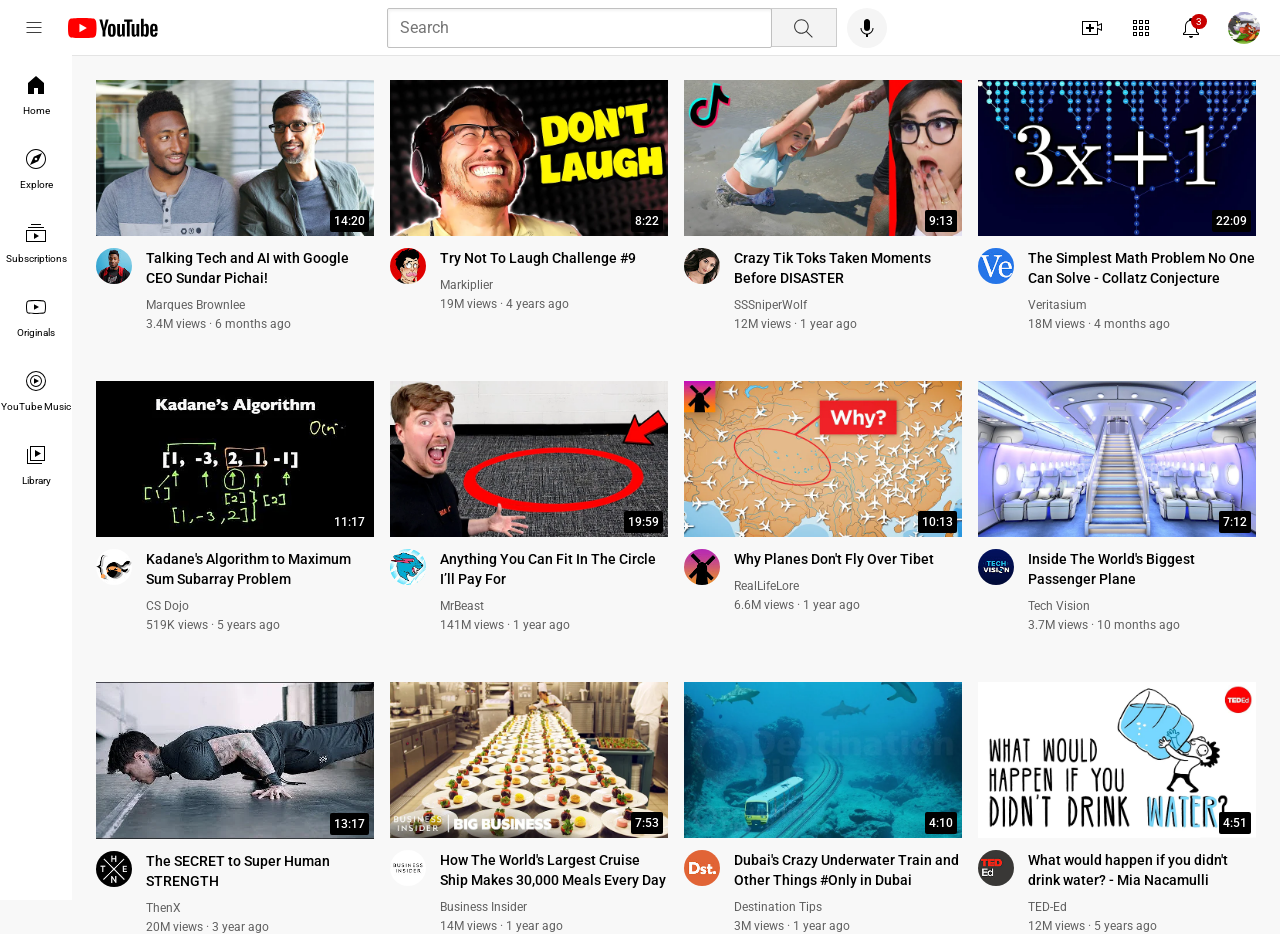
<file: index.html>
<!DOCTYPE html>
<html>
  <head>
    <title>
      YouTube.com Clone
    </title>
      
    <link rel="preconnect" href="https://fonts.googleapis.com">
    <link rel="preconnect" href="https://fonts.gstatic.com" crossorigin>
    <link href="https://fonts.googleapis.com/css2?family=Roboto:wght@400;500;700&display=swap" rel="stylesheet">

    <link rel="stylesheet" href="youtube.css">
  </head>
  <body>
        <div class="header">
          <div class="left-section">
            <img class="hamburger-menu" 
            src="icons/hamburger-menu.svg">
            <img class="youtube-logo" 
            src="icons/youtube-logo.svg">
          </div>
          <div class="middle-section">
            <input class="search-bar" type="textbox" placeholder="Search">
            <button class="search-button">
              <img 
              class="search-icon" 
              src="icons/search.svg">
              <div class="tooltip">Search</div>
            </button>
            <button class="voice-search-button">
              <img class="voice-search-icon"
              src="icons/voice-search-icon.svg">
              <div class="tooltip">Search with your voice</div>
            </button>
          </div>
          <div class="right-section">
            <div class="upload-icon-container">
              <img class="upload-icon"
              src="icons/upload.svg">
              <div class="tooltip">Create</div>
            </div>
            <div class="youtube-app-icon-container">
              <img class="youtube-app-icon"
            src="icons/youtube-apps.svg">
            <div class="tooltip">YouTube apps</div>
            </div>
            <div class="notification-icon-container">
            <img class="notification-icon"
            src="icons/notifications.svg">
            <div class="notification-count">3</div>
            <div class="tooltip">Notifications</div>
          </div>
            <img class="current-user-picture-icon"
            src="icons/my channel.jpg">
          </div>
        </div>
        
        
        <div class="sidebar">
          <div class="sidebar-icon">
            <img src="icons/home.svg">
            <div>Home</div>
          </div>
          <div class="sidebar-icon">
            <img src="icons/explore.svg">
            <div>Explore</div>
          </div>
          <div class="sidebar-icon">
            <img src="icons/subscriptions.svg">
            <div>Subscriptions</div>
          </div>
          <div class="sidebar-icon">
            <img src="icons/originals.svg">
            <div>Originals</div>
          </div>
          <div class="sidebar-icon">
            <img src="icons/youtube-music.svg">
            <div>YouTube Music</div>
          </div>
          <div class="sidebar-icon">
            <img src="icons/library.svg">
            <div>Library</div>
          </div>
        </div>
        
        
        <div class="video-grid">
          <div class="video-preview">
            <div class="thumbnail-row">

              <img class="thumbnail" src="images/thumbnail-1.webp">
              <div class="video-time">14:20</div>
            </div>
            
            <div class="video-info-grid">
              <div class="channel-picture">
                <img class="profile-picture"
                src="images/channel-1.jpeg">
              </div>
              <div class="video-info">
                <p class="video-title">
                  Talking Tech and AI with Google CEO Sundar Pichai!
                </p>
                <p class="video-auther">
                  Marques Brownlee
                </p>
                <p class="video-stats">
                  3.4M views · 6 months ago
                </p>
              </div>
            </div>
          </div>
        
        
          <div class="video-preview">
                  <div class="thumbnail-row">
                    <img class="thumbnail" src="images/thumbnail-2.webp">
                    <div class="video-time">8:22</div>
                  </div>
                <div class="video-info-grid">
                    <div class="channel-picture">
                      <img class="profile-picture"
                      src="images/channel-2.jpeg">
                    </div>

                    <div class="video-info">
                      <p class="video-title">
                          Try Not To Laugh Challenge #9
                      </p>
                      <p class="video-auther">
                        Markiplier
                        </p>
                      <p class="video-stats">
                          19M views · 4 years ago
                      </p>
                
                    </div>
                </div>
            </div>
        
        
            <div class="video-preview">
              <div class="thumbnail-row">
                <img class="thumbnail" src="images/thumbnail-3.webp">
                <div class="video-time">9:13</div>
              </div>
              <div class="video-info-grid">
                <div class="channel-picture">
                  <img class="profile-picture"
                  src="images/channel-3.jpeg">
                </div>
          
                <div class="video-info">
                  <p class="video-title">
                      
                    Crazy Tik Toks Taken Moments Before DISASTER
                  </p>
                  <p class="video-auther">
                    SSSniperWolf
          
                  </p>
                  <p class="video-stats">
                    12M views · 1 year ago
                  </p>
          
                </div>
              </div>
            </div>
        
        
            <div class="video-preview">
            <div class="thumbnail-row">
            <img class="thumbnail" 
              src="images/thumbnail-4.webp">
              <div class="video-time">22:09</div>
            </div>
            <div class="video-info-grid">
                <div class="channel-picture">
                  <img class="profile-picture"
                  src="images/channel-4.jpeg">
                </div>
                <div class="video-info">
                  <p class="video-title">
                    The Simplest Math Problem No One Can Solve - Collatz Conjecture
                  </p>
                  <p class="video-auther">
                    Veritasium
                  </p>
                  <p class="video-stats">
                    18M views · 4 months ago
                  </p>
                </div>
            </div>
          </div>
        
        
      <div class="video-preview">
            <div class="thumbnail-row">
              <img class="thumbnail" src="images/thumbnail-5.webp">
              <div class="video-time">11:17</div>
            </div>
          <div class="video-info-grid">
              <div class="channel-picture">
                <img class="profile-picture"
                src="images/channel-5.jpeg">
              </div>

              <div class="video-info">
                <p class="video-title">
                    Kadane's Algorithm to Maximum Sum Subarray Problem
                </p>
                <p class="video-auther">
                  CS Dojo

                </p>
                <p class="video-stats">
                    519K views · 5 years ago
                </p>
          
              </div>
          </div>
        </div>
        
        
          <div class="video-preview">
          <div class="thumbnail-row">
            <img class="thumbnail" src="images/thumbnail-6.webp">
            <div class="video-time">19:59</div>
          </div>
        <div class="video-info-grid">
            <div class="channel-picture">
              <img class="profile-picture"
              src="images/channel-6.jpeg">
            </div>

            <div class="video-info">
              <p class="video-title">
                  Anything You Can Fit In The Circle I’ll Pay For
              </p>
              <p class="video-auther">
                MrBeast

              </p>
              <p class="video-stats">
                  141M views · 1 year ago
              </p>

            </div>
          </div>
        </div>
        
        
        <div class="video-preview">
          <div class="thumbnail-row">
            <img class="thumbnail" src="images/thumbnail-7.webp">
            <div class="video-time">10:13</div>
          </div>
        <div class="video-info-grid">
            <div class="channel-picture">
              <img class="profile-picture"
              src="images/channel-7.jpeg">
            </div>

            <div class="video-info">
              <p class="video-title">
                Why Planes Don't Fly Over Tibet
              </p>
              <p class="video-auther">
                RealLifeLore

              </p>
              <p class="video-stats">
                6.6M views · 1 year ago
              </p>

            </div>
          </div>
        </div>
        
        
        <div class="video-preview">
          <div class="thumbnail-row">
            <img class="thumbnail" src="images/thumbnail-8.webp">
            <div class="video-time">7:12</div>
          </div>
        <div class="video-info-grid">
            <div class="channel-picture">
              <img class="profile-picture"
              src="images/channel-8.jpeg">
            </div>
          <div class="video-info">
              <p class="video-title">
                  
                Inside The World's Biggest Passenger Plane
              </p>
              <p class="video-auther">
                
                Tech Vision
              </p>
              <p class="video-stats">
                3.7M views · 10 months ago
              </p>

            </div>
          </div>
        </div>
        
        
        <div class="video-preview">
          <div class="thumbnail-row">
            <img class="thumbnail" src="images/thumbnail-9.webp">
            <div class="video-time">13:17</div>
          </div>
        <div class="video-info-grid">
            <div class="channel-picture">
              <img class="profile-picture"
              src="images/channel-9.jpeg">
            </div>

            <div class="video-info">
              <p class="video-title">
                  
                The SECRET to Super Human STRENGTH
              </p>
              <p class="video-auther">
                
                ThenX
              </p>
              <p class="video-stats">
                20M views · 3 year ago
              </p>

            </div>
          </div>
        </div>
      
      
        <div class="video-preview">
          <div class="thumbnail-row">
            <img class="thumbnail" src="images/thumbnail-10.webp">
            <div class="video-time">7:53</div>
          </div>
        <div class="video-info-grid">
            <div class="channel-picture">
              <img class="profile-picture"
              src="images/channel-10.jpeg">
            </div>

            <div class="video-info">
              <p class="video-title">
                  
                How The World's Largest Cruise Ship Makes 30,000 Meals Every Day
              </p>
              <p class="video-auther">
                Business Insider

              </p>
              <p class="video-stats">
                14M views · 1 year ago
              </p>

            </div>
          </div>
        </div>
      
      
        <div class="video-preview">
          <div class="thumbnail-row">
            <img class="thumbnail" src="images/thumbnail-11.webp">
            <div class="video-time">4:10</div>
          </div>
        <div class="video-info-grid">
            <div class="channel-picture">
              <img class="profile-picture"
              src="images/channel-11.jpeg">
            </div>

            <div class="video-info">
              <p class="video-title">
                Dubai's Crazy Underwater Train and Other Things #Only in Dubai
              </p>
              <p class="video-auther">
                Destination Tips

              </p>
              <p class="video-stats">
                3M views · 1 year ago
              </p>

            </div>
          </div>
        </div>
      
      
        <div class="video-preview">
          <div class="thumbnail-row">
            <img class="thumbnail" src="images/thumbnail-12.webp">
            <div class="video-time">4:51</div>
          </div>
        <div class="video-info-grid">
            <div class="channel-picture">
              <img class="profile-picture"
              src="images/channel-12.jpeg">
            </div>

            <div class="video-info">
              <p class="video-title">
                  
                What would happen if you didn't drink water? - Mia Nacamulli
              </p>
              <p class="video-auther">
                TED-Ed

              </p>
              <p class="video-stats">
                12M views · 5 years ago
              </p>

            </div>
          </div>
        </div>
      </div>
  </body>
</html>
</file>
<file: youtube.css>
body
{
  margin:0;
  padding-top: 30px;
  padding-left: 96px;
  padding-right: 24px;
  background-color: rgb(248, 248, 248);
}
p
{
  font-family: Roboto,Arial;
  margin-top: 0;
  margin-bottom: 0;
}
.thumbnail
{
  margin-top: 50px;
  width: 100%;
  margin-bottom: 0;
}
.search-bar
{
  display:block;

  }

.video-title
{
  margin-top: 0;
  font-size: 14px;
  font-weight: 500;
  line-height: 20px;
  margin-bottom: 10px;
}

.video-info-grid
{
  display:grid;
  grid-template-columns: 50px 1fr;
}
.profile-picture
{
  width: 36px;
  border-radius: 50px;
}
.thumbnail-row
{
  margin-bottom: 8px;
  position: relative;
}

.video-auther
{
  font-size: 12px;
  margin-bottom: 5px;
  color: rgb(96,96,96);
}
.video-stats
{
  font-size: 12px;
  margin-top: 0;
  color: rgb(96,96,96);
}
.video-grid
{
  display: grid;
  grid-template-columns: 1fr 1fr 1fr;
  row-gap: 0px;
  column-gap: 16px;
}
@media (max-width:750px)
{
  .video-grid
  {
    grid-template-columns: 1fr 1fr;
  }
}
@media (min-width: 751px) and (max-width:999px)
{
  .video-grid
  {
    grid-template-columns: 1fr 1fr 1fr;
  }
}
@media (min-width: 1000px)
{
  .video-grid
  {
    grid-template-columns: 1fr 1fr 1fr 1fr;
  }
}
.header
{
  z-index: 100;
  height: 55px;
  display: flex;
  flex-direction: row;
  justify-content: space-between;
  position: fixed;
  top: 0;
  left: 0;
  right: 0;
  background-color: white;
  border-bottom-width: 1px;
  border-bottom-style: solid;
  border-bottom-color: rgb(228,228,228);

}
.left-section
{
  display: flex;
  align-items: center;
}
.hamburger-menu
{
  height: 20px;
  margin-left: 24px;
  margin-right: 24px;
}
.youtube-logo
{
  height: 20px;
}
.middle-section
{
  flex: 1;
  align-items: center;
  margin-left: 70px;
  margin-right: 35px;
  max-width: 500px;
  display: flex;
  align-items: center;
}
.search-bar
{
  flex: 1;
  height: 36px;
  padding-left: 12px;
  font-size: 16px;
  border-width: 1px;
  border-style: solid;
  border-color: rgb(192,192,192);
  border-radius: 2px;
  box-shadow: inset 1px 2px 3px
  rgba(0,0,0,0.05);
  width: 0;
}
.search-icon
{
  height: 25px;
  margin-top: 4px;
}
.search-bar::placeholder
{
  font-family: Roboto,Arial;
}
.search-button
{
  height: 39px;
  width: 66px;
  background-color: rgb(240,240,240);
  border-width: 1px;
  border-style: solid;
  border-color: rgb(192,192,192);
  margin-left: -1px;
  margin-right: 10px;
  position: relative;
  opacity: 0.8;
}
  
.search-button .tooltip
{
  position: absolute;
  background-color: grey;
  color: white;
  padding-top: 4px;
  padding-bottom: 4px;
  padding-left: 8px;
  padding-right: 8px;
  border-radius: 2px;
  font-size: 12px;
  bottom: -40px;
  opacity: 0;
  transition: opacity 0.15s;
  pointer-events: none;
}
.search-button:hover .tooltip
{
  opacity: 1;
}
.voice-search-button
{
  height: 40px;
  width: 40px;
  border-radius: 20px;
  border: none;
  background-color: rgb(245,245,245);
  
}
.voice-search-button .tooltip
{
  position: absolute;
  background-color: grey;
  color: white;
  padding-top: 4px;
  padding-bottom: 4px;
  padding-left: 8px;
  padding-right: 8px;
  border-radius: 2px;
  font-size: 12px;
  bottom: -30px;
  opacity: 0;
  transition: opacity 0.15s;
  pointer-events: none;
}
.voice-search-button:hover .tooltip
{
  opacity: 1;
}
.voice-search-icon
{
  height: 24px;
  margin-top: 4px;
}
.right-section
{
  margin-right: 20px;
  width: 180px;
  display: flex;
  align-items: center;
  justify-content: space-between;
  flex-shrink: 0;
}
.upload-icon
{
  height: 24px;
}
.upload-icon .tooltip
{
  position: absolute;
  background-color: grey;
  color: white;
  padding-top: 4px;
  padding-bottom: 4px;
  padding-left: 8px;
  padding-right: 8px;
  border-radius: 2px;
  font-size: 12px;
  bottom: -40px;
  opacity: 0;
  transition: opacity 0.15s;
  pointer-events: none;
}
.upload-icon:hover .tooltip
{
  opacity: 1;
}

.upload-icon-container, .notification-icon-container, .youtube-app-icon-container
{
  display: flex;
  justify-content: center;
  align-items: center;
  position: relative;
}
.upload-icon-container .tooltip, .notification-icon-container .tooltip
{
  font-family: Roboto,Arial;
  position: absolute;
  background-color: grey;
  color: white;
  padding-top: 4px;
  padding-bottom: 4px;
  padding-left: 8px;
  padding-right: 8px;
  border-radius: 2px;
  font-size: 12px;
  bottom: -50px;
  opacity: 0;
  transition: opacity 0.15s;
  pointer-events: none;
}
.youtube-app-icon-container .tooltip
{
  font-family: Roboto,Arial;
  position: absolute;
  background-color: grey;
  color: white;
  padding-top: 4px;
  padding-bottom: 4px;
  padding-left: 8px;
  padding-right: 8px;
  border-radius: 2px;
  font-size: 12px;
  bottom: -50px;
  opacity: 0;
  transition: opacity 0.15s;
  pointer-events: none;
  white-space: nowrap;
}
.upload-icon-container:hover .tooltip, .notification-icon-container:hover .tooltip, .youtube-app-icon-container:hover .tooltip
{
  opacity: 1;
}
.youtube-app-icon
{
  height: 24px;
}
.notification-icon
{
   height: 24px;
}

.notification-count
{
  position: absolute;
  top: -2px;;
  right: -4px;
  background-color: red;
  color: white;
  padding: 2px;
  font-size: 10px;
  font-family: Roboto,Arial;
  padding-left: 5px;
  padding-right: 5px;
  padding-top: 2px;
  padding-bottom: 2px;
  border-radius: 8px;
  background-color: rgb(200,0,0);
}
.current-user-picture-icon
{
  height: 32px;
  border-radius: 16px;

}
.sidebar-icon
{
  background-color: light grey;
  height: 50px;
  margin-bottom: 1px;
}
.sidebar
{
  position: fixed;
  left: 0;
  bottom: 0;
  top: 55px;
  background-color: white;
  width: 72px;
  z-index: 200;
}
.sidebar-icon
{
  height: 68px;
  display: flex;
  justify-content: center;
  align-items: center;
  flex-direction: column;
  padding-top: 5px;
  cursor: pointer;
}
.sidebar-icon:hover
{
  background-color: rgb(235,235,235);
}
.sidebar-icon img
{
  height: 24px;
}
.sidebar-icon div
{
  font-family: Roboto,Arial;
  font-size: 10px;
  padding-top: 8px;
}
.video-time
{
  background-color: black;
  color: white;
  position: absolute;
  bottom: 8px;
  right: 5px;
  font-size: 12px;
  font-family: Roboto,Arial;
  font-weight: 500;
  padding: 4px;
  border-radius: 2px;

}
</file>
